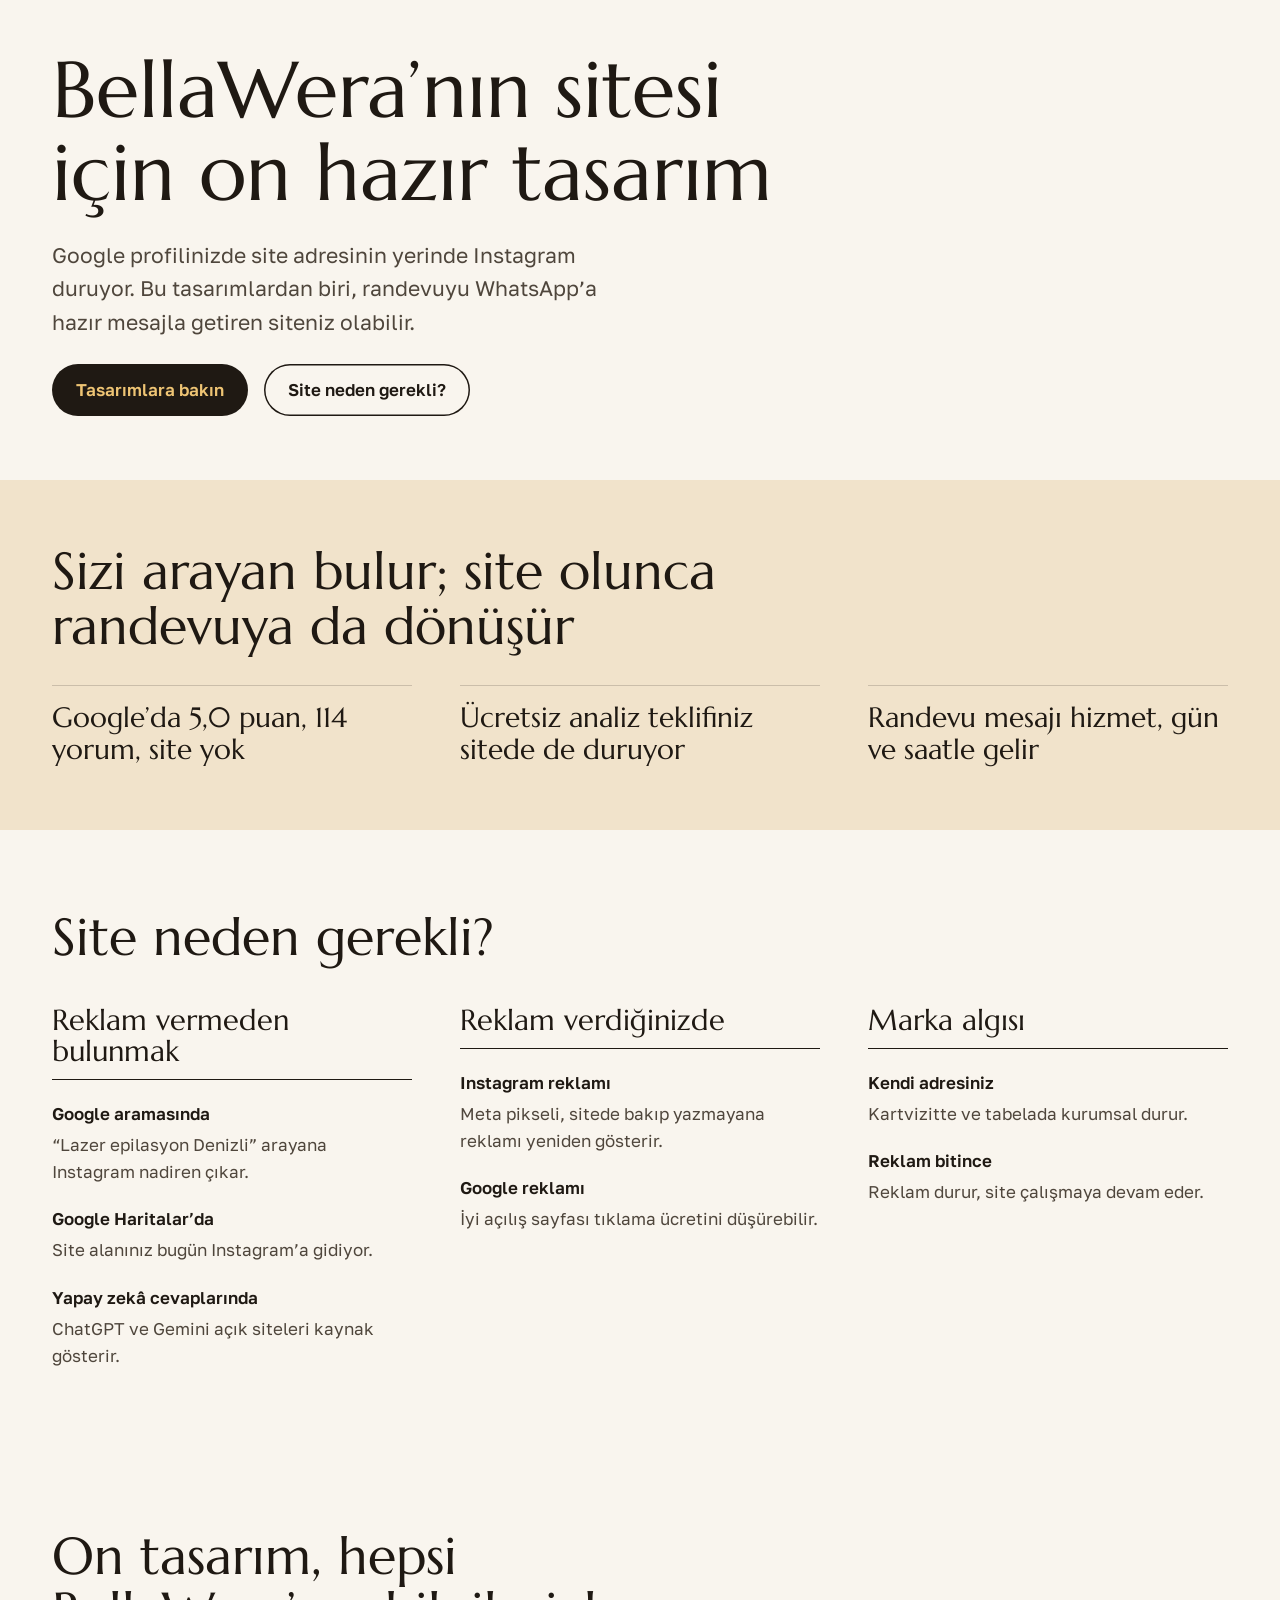
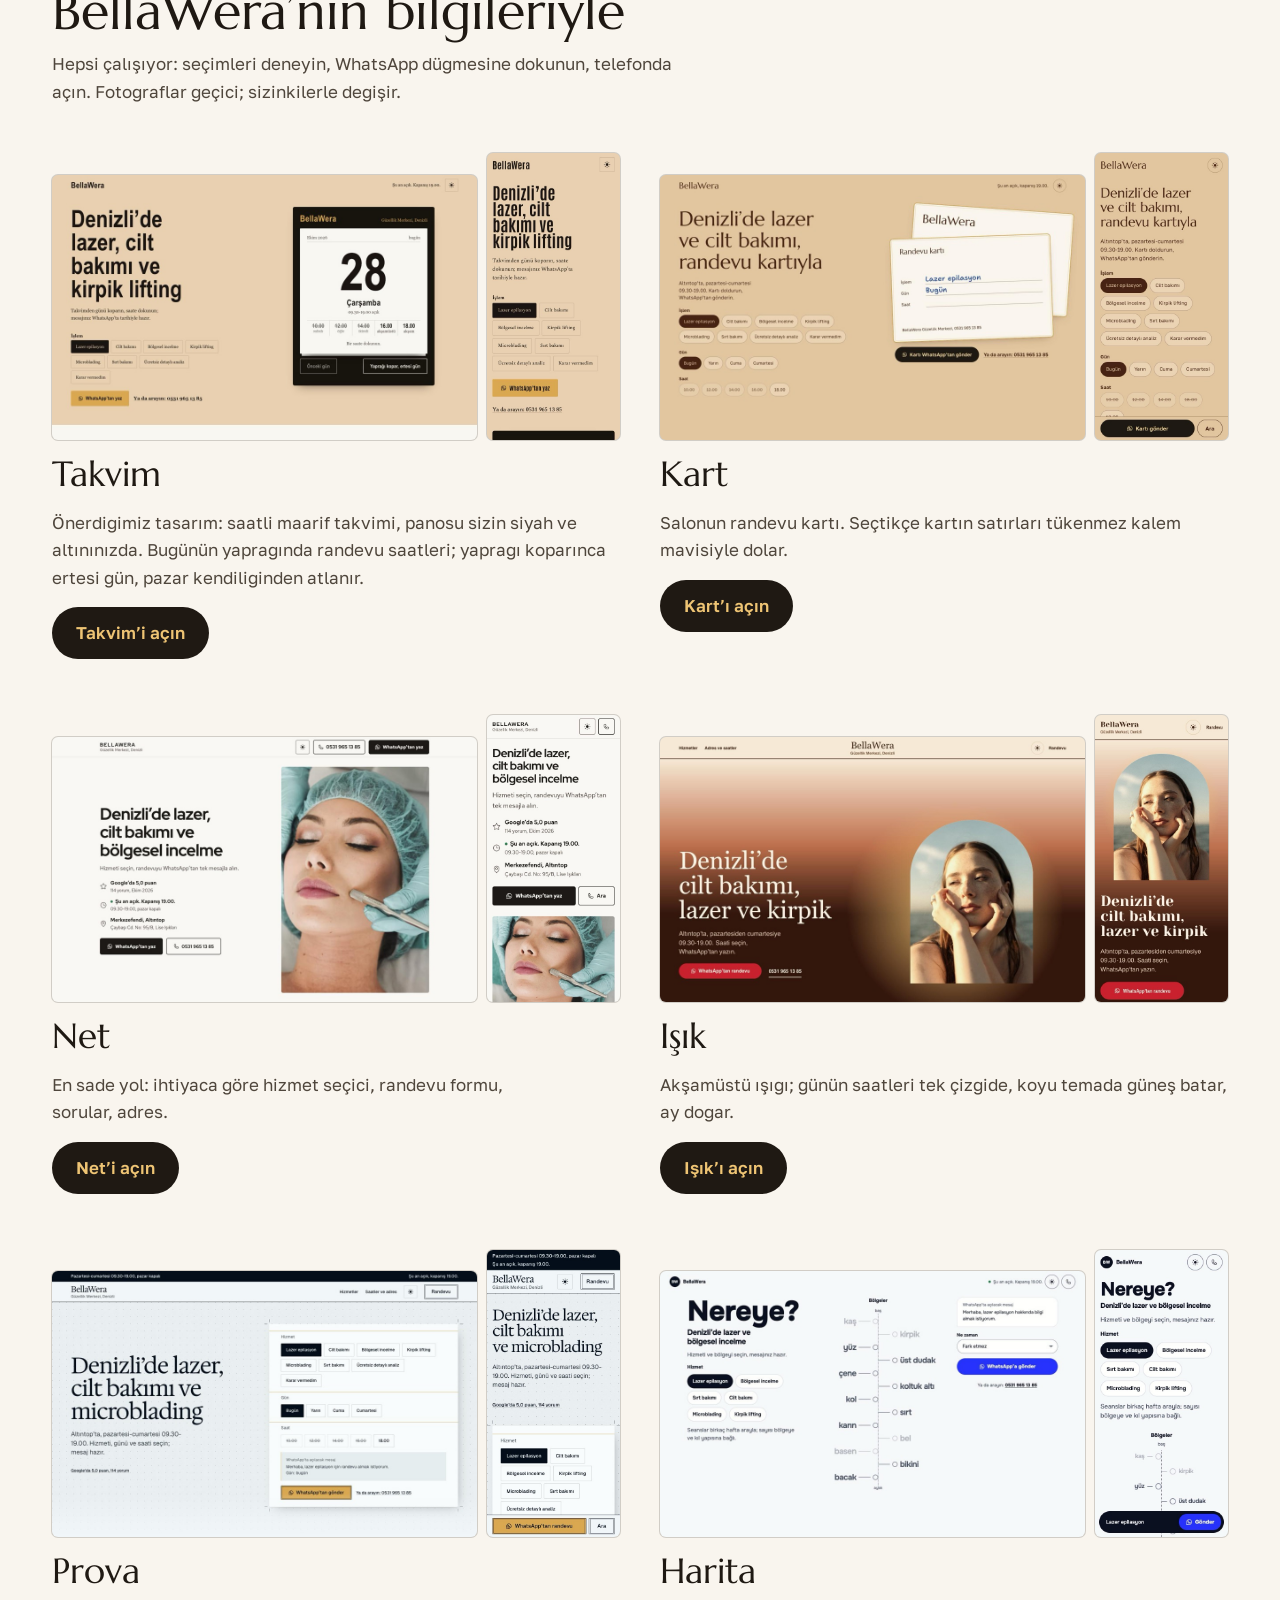
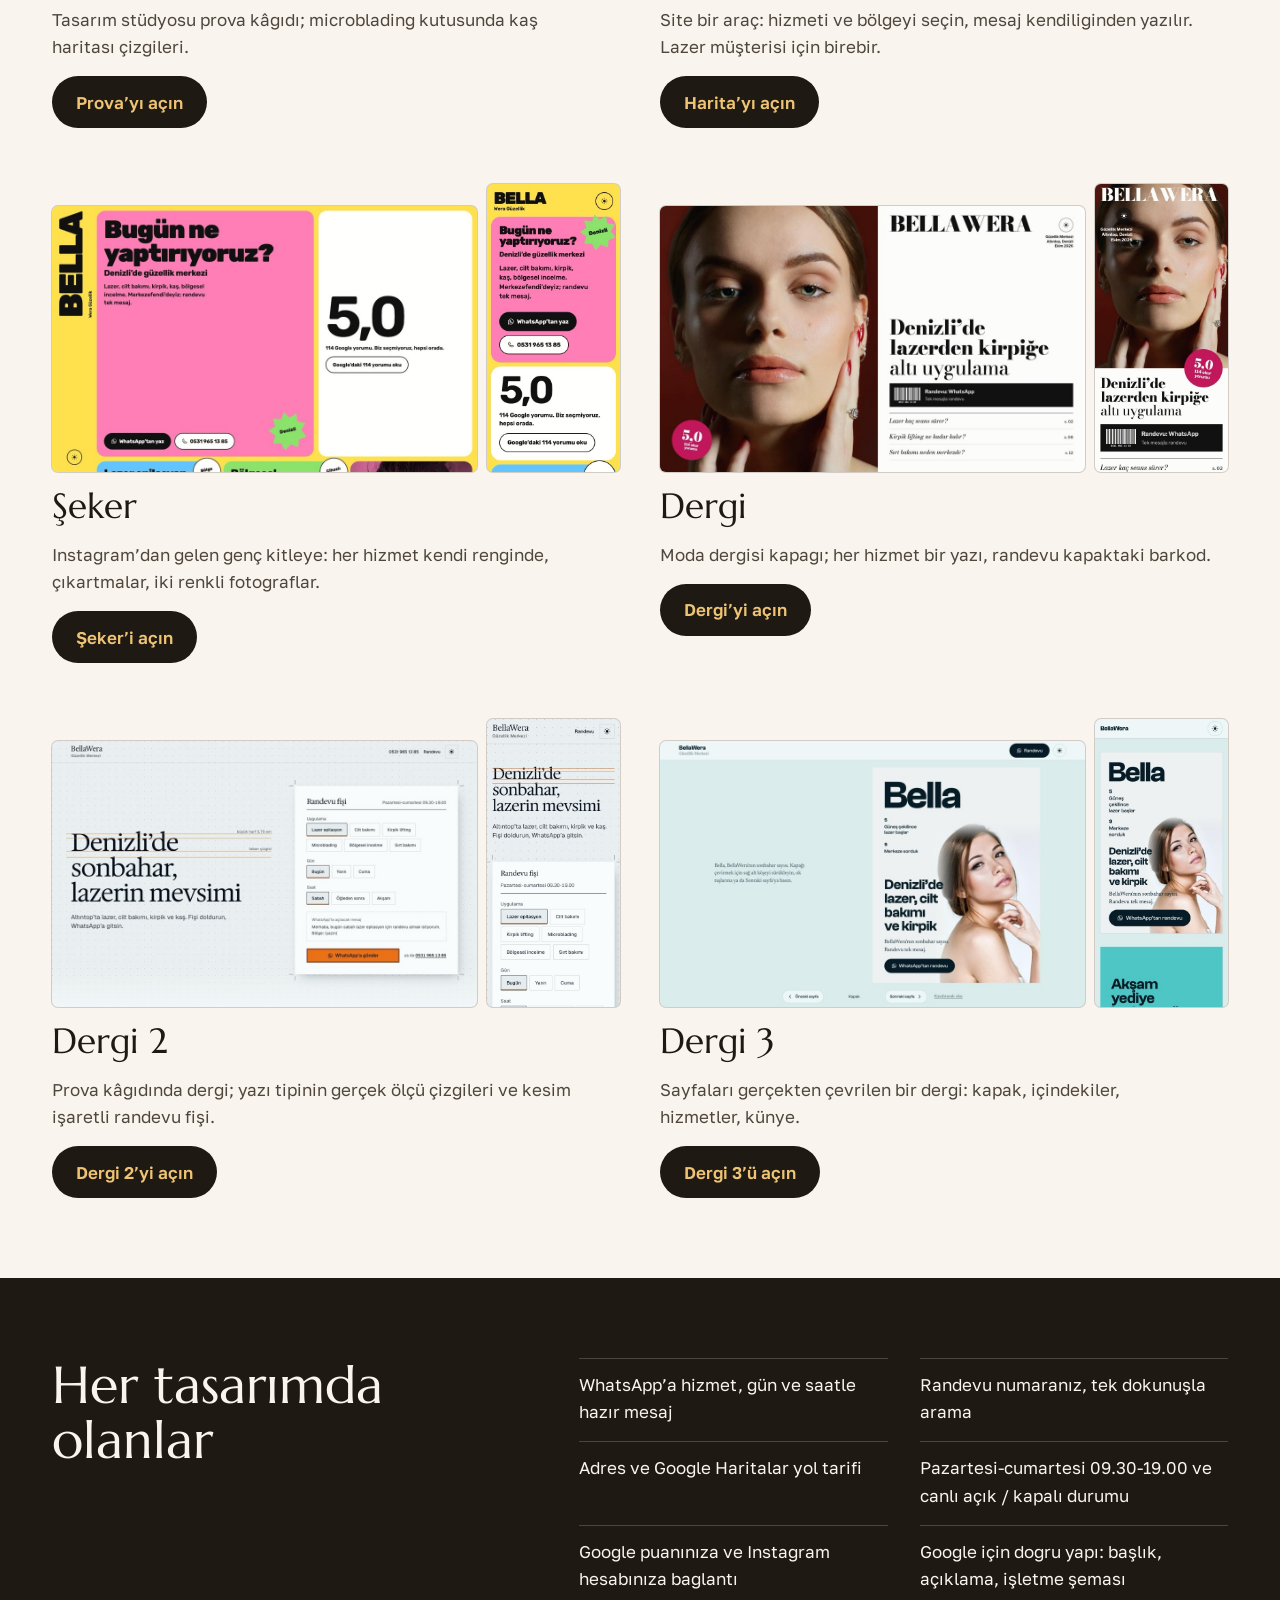
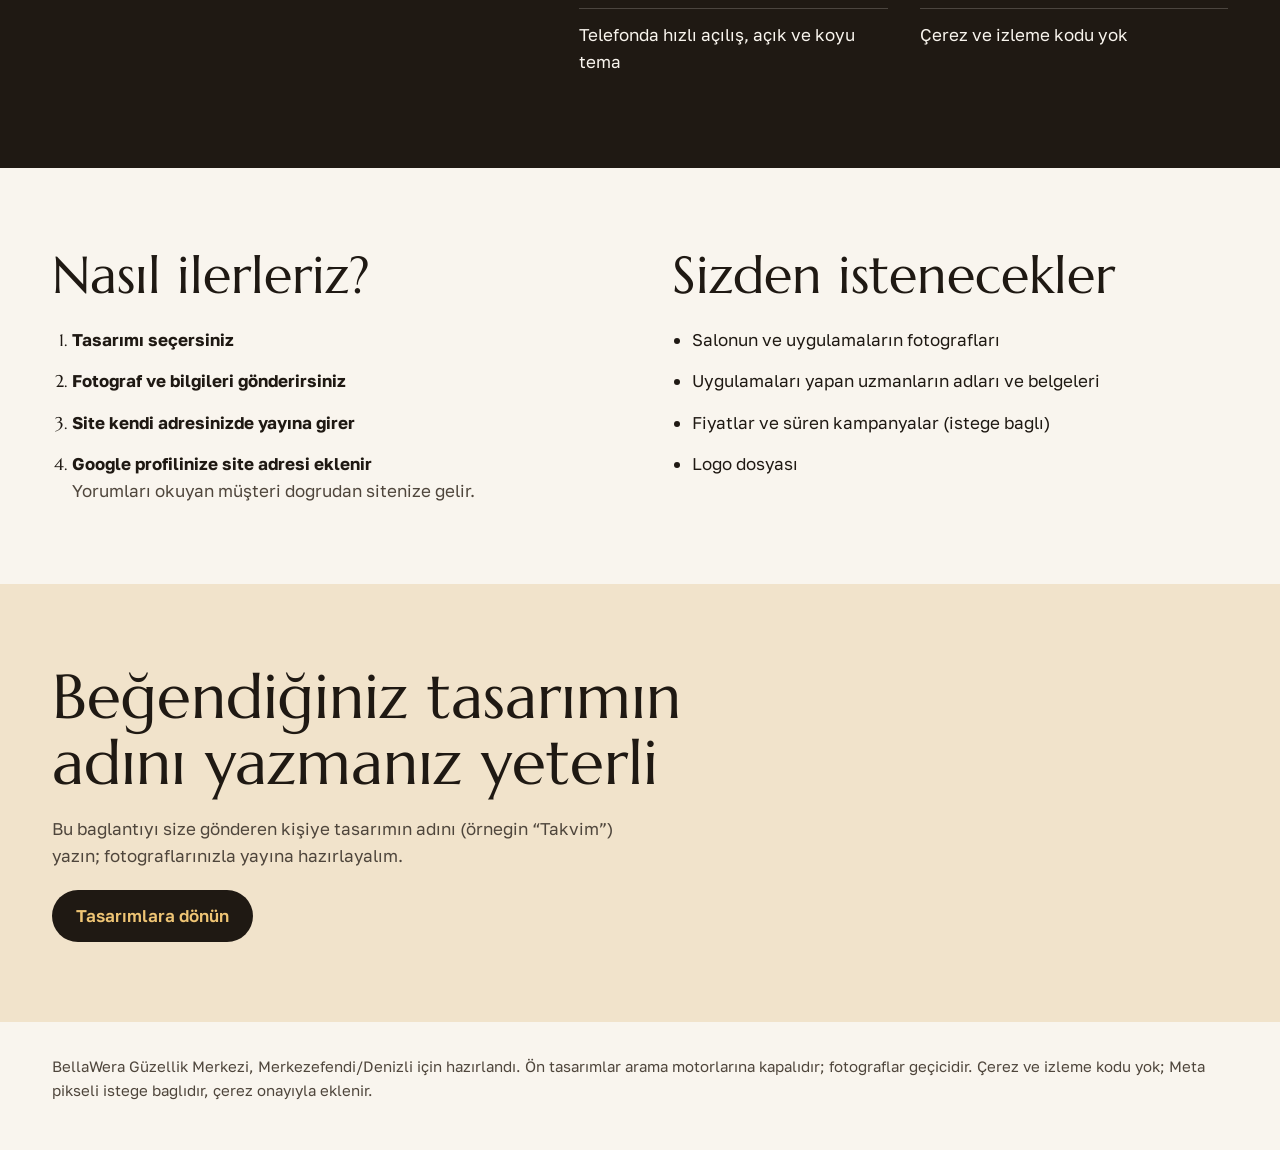
<file: index.html>
<!doctype html>
<html lang="tr">
<head>
<meta charset="utf-8">
<meta name="viewport" content="width=device-width, initial-scale=1">
<title>BellaWera Güzellik Merkezi için On Site Tasarımı</title>
<meta name="description" content="BellaWera Güzellik Merkezi için hazırlanmış on web sitesi tasarımı: WhatsApp’a hazır randevu mesajı, çalışma saatleri, Google için doğru yapı. Birini seçin, fotoğraflarınızla yayına alalım.">
<meta name="robots" content="noindex">
<meta property="og:type" content="website">
<meta property="og:locale" content="tr_TR">
<meta property="og:title" content="BellaWera için on site tasarımı">
<meta property="og:description" content="Birini seçin; fotoğraflarınız ve fiyatlarınızla yayına alalım, Google profilinize site adresi eklensin.">
<meta property="og:url" content="https://anbarci.github.io/bellawera-guzellik-demo/">
<meta property="og:image" content="https://anbarci.github.io/bellawera-guzellik-demo/img/takvim-masaustu.jpg">
<link rel="icon" href="data:image/svg+xml,%3Csvg xmlns='http://www.w3.org/2000/svg' viewBox='0 0 32 32'%3E%3Crect width='32' height='32' rx='4' fill='%23141210'/%3E%3Ctext x='16' y='23' font-family='Georgia,serif' font-size='20' text-anchor='middle' fill='%23D9AE55'%3EB%3C/text%3E%3C/svg%3E">
<link rel="preconnect" href="https://fonts.googleapis.com">
<link rel="preconnect" href="https://fonts.gstatic.com" crossorigin>
<link rel="stylesheet" href="https://fonts.googleapis.com/css2?family=Marcellus&amp;family=Golos+Text:wght@400;600&amp;display=swap">
<style>
/* Hallmark · shape: a sales sheet for one salon, ten working designs · genre: editorial · theme: custom · job: hire · idea: "show BellaWera its own site ten ways, each already working with its real facts" · vibe: "a designer’s pitch folder, plain and warm"
 * paper: oklch(97% 0.01 80) · accent: oklch(22% 0.015 70) the brand black, gold on it · display: Marcellus · body: Golos Text · hero: the offer in one line · nav: none · footer: colophon line · imagery: screenshots of the ten designs · signature: every design opens and works
 * axes: light/roman-serif/warm · posture: restrained · contrast: pass · fold: pass · v2.0.0 */
/* Hallmark · pre-emit critique: P4 H4 E4 S5 R4 V4 · weakest: P, a catalogue argues little; the opening facts are the argument: 5,0 from 114 reviews, free analysis, no site */
:root {
  --kagit: oklch(97% 0.01 80); --yuzey: oklch(92% 0.035 80); --murekkep: oklch(22% 0.015 70); --soluk: oklch(40% 0.02 70); --cizgi: oklch(22% 0.015 70 / 0.18);
  --vurgu: oklch(22% 0.015 70); --cizgi-acik: oklch(97% 0.01 80 / 0.2); --vurgu-ustu: oklch(84% 0.11 82); --odak: oklch(45% 0.1 70);
  --bas: "Marcellus", Georgia, serif; --govde: "Golos Text", system-ui, sans-serif;
  color-scheme: light;
}
*, *::before, *::after { box-sizing: border-box; }
html, body { overflow-x: clip; }
body { margin: 0; background: var(--kagit); color: var(--murekkep); font: 400 1.0625rem/1.6 var(--govde); }
h1, h2, h3 { margin: 0; font-family: var(--bas); font-weight: 400; line-height: 1.05; text-wrap: balance; overflow-wrap: break-word; min-width: 0; }
p { margin: 0; text-wrap: pretty; }
a { color: inherit; text-underline-offset: 0.2em; }
img { display: block; max-width: 100%; height: auto; border-radius: 6px; box-shadow: 0 0 0 1px var(--cizgi); background: var(--yuzey); }
:focus-visible { outline: 3px solid var(--odak); outline-offset: 3px; }
.kap { max-width: 1240px; margin-inline: auto; padding-inline: 1rem; }
@media (min-width: 768px) { .kap { padding-inline: 2rem; } }
.btn { display: inline-flex; align-items: center; justify-content: center; min-height: 52px; padding: 0 1.5rem; border-radius: 999px; background: var(--vurgu); color: var(--vurgu-ustu); font-weight: 600; text-decoration: none; transition: transform 120ms cubic-bezier(0.16, 1, 0.3, 1); }
.btn:active { transform: translateY(1px); }
.btn--acik { background: transparent; color: var(--murekkep); box-shadow: inset 0 0 0 1.5px var(--murekkep); }

.giris { padding-block: 3rem 4rem; }
.giris .kap { display: grid; gap: 1.5rem; }
.giris small { font-size: 0.9375rem; color: var(--soluk); }
.giris h1 { font-size: clamp(2.75rem, 1.6rem + 4.2vw, 5.75rem); max-width: 16ch; }
.giris .lead { font-size: clamp(1.125rem, 1rem + 0.4vw, 1.375rem); max-width: 46ch; color: var(--soluk); }
.eylem { display: flex; flex-wrap: wrap; gap: 0.75rem 1rem; align-items: center; }

.neden { background: var(--yuzey); padding-block: 4rem; }
.neden .kap { display: grid; gap: 2rem; }
.neden h2 { font-size: clamp(2rem, 1.4rem + 2.4vw, 3.25rem); max-width: 20ch; }
.olgular { margin: 0; padding: 0; list-style: none; display: grid; gap: 1.5rem 3rem; }
.olgular li { display: grid; gap: 0.375rem; padding-top: 1rem; border-top: 1px solid var(--cizgi); }
.olgular b { font: 400 clamp(1.375rem, 1.1rem + 0.8vw, 1.75rem)/1.15 var(--bas); }
.olgular span { color: var(--soluk); }
@media (min-width: 900px) { .olgular { grid-template-columns: repeat(3, minmax(0, 1fr)); } }

.gerek { padding-block: 5rem; }
.gerek .kap { display: grid; gap: 2.5rem; }
.gerek h2 { font-size: clamp(2rem, 1.4rem + 2.4vw, 3.25rem); }
.gruplar { display: grid; gap: 3rem; }
@media (min-width: 900px) { .gruplar { grid-template-columns: repeat(3, minmax(0, 1fr)); } }
.grup h3 { font-size: clamp(1.5rem, 1.2rem + 0.8vw, 1.875rem); padding-bottom: 0.75rem; margin-bottom: 1.25rem; border-bottom: 1px solid var(--murekkep); }
.grup dl { margin: 0; display: grid; gap: 1.25rem; }
.grup dt { font-weight: 600; }
.grup dd { margin: 0.25rem 0 0; color: var(--soluk); max-width: 46ch; }
.katalog { padding-block: 5rem; }
.katalog .kap { display: grid; gap: 3rem; }
.katalog-bas { display: grid; gap: 0.75rem; max-width: 60ch; }
.katalog-bas h2 { font-size: clamp(2rem, 1.4rem + 2.4vw, 3.25rem); }
.katalog-bas p { color: var(--soluk); }
.tasarimlar { margin: 0; padding: 0; list-style: none; display: grid; gap: 3.5rem 2.5rem; }
@media (min-width: 900px) { .tasarimlar { grid-template-columns: repeat(2, minmax(0, 1fr)); } }
.tasarim { display: grid; gap: 1rem; align-content: start; }
.goruntu { display: grid; grid-template-columns: minmax(0, 3.2fr) minmax(0, 1fr); gap: 0.625rem; align-items: end; }
@media (max-width: 37.5rem) { .goruntu { grid-template-columns: minmax(0, 1.5fr) minmax(0, 1fr); } }
.tasarim h3 { font-size: clamp(1.75rem, 1.4rem + 1vw, 2.25rem); }
.tasarim p { color: var(--soluk); max-width: 52ch; }
.tasarim .btn { justify-self: start; }

.icerik { background: var(--murekkep); color: var(--kagit); padding-block: 5rem; }
.icerik .kap { display: grid; gap: 2.5rem; }
@media (min-width: 900px) { .icerik .kap { grid-template-columns: minmax(0, 1fr) minmax(0, 1.4fr); gap: 4rem; } }
.icerik h2 { font-size: clamp(2rem, 1.4rem + 2.4vw, 3.25rem); }
.ozellik { margin: 0; padding: 0; list-style: none; display: grid; gap: 0.25rem 2rem; }
@media (min-width: 640px) { .ozellik { grid-template-columns: repeat(2, minmax(0, 1fr)); } }
.ozellik li { padding-block: 0.75rem; border-top: 1px solid var(--cizgi-acik); }
.icerik :focus-visible { outline-color: var(--vurgu-ustu); }

.adim { padding-block: 5rem; }
.adim .kap { display: grid; gap: 3rem; }
@media (min-width: 900px) { .adim .kap { grid-template-columns: minmax(0, 1fr) minmax(0, 1fr); gap: 4rem; } }
.adim h2 { font-size: clamp(2rem, 1.4rem + 2.4vw, 3.25rem); margin-bottom: 1.5rem; }
.adim ol, .adim ul { margin: 0; padding-left: 1.25rem; display: grid; gap: 0.875rem; }
.adim li::marker { font-family: var(--bas); color: var(--vurgu); }
.adim li b { display: block; }
.adim li span { color: var(--soluk); }

.kapanis { background: var(--yuzey); padding-block: 5rem; }
.kapanis .kap { display: grid; gap: 1.25rem; justify-items: start; }
.kapanis h2 { font-size: clamp(2.25rem, 1.5rem + 3vw, 4rem); max-width: 18ch; }
.kapanis p { color: var(--soluk); max-width: 52ch; }
@media (prefers-reduced-motion: reduce) { .btn { transition: none; } .btn:active { transform: none; } }
.alt { padding-block: 2rem 3rem; font-size: 0.9375rem; color: var(--soluk); }
</style>
</head>
<body>
<main>
  <section class="giris" aria-labelledby="baslik">
    <div class="kap">
      <h1 id="baslik">BellaWera’nın sitesi için on hazır tasarım</h1>
      <p class="lead">Google profilinizde site adresinin yerinde Instagram duruyor. Bu tasarımlardan biri, randevuyu WhatsApp’a hazır mesajla getiren siteniz olabilir.</p>
      <div class="eylem"><a class="btn" href="#tasarimlar">Tasarımlara bakın</a><a class="btn btn--acik" href="#neden-site">Site neden gerekli?</a></div>
    </div>
  </section>

  <section class="neden" aria-labelledby="neden-baslik">
    <div class="kap">
      <h2 id="neden-baslik">Sizi arayan bulur; site olunca randevuya da dönüşür</h2>
      <ul class="olgular">
        <li><b>Google’da 5,0 puan, 114 yorum, site yok</b></li>
        <li><b>Ücretsiz analiz teklifiniz sitede de duruyor</b></li>
        <li><b>Randevu mesajı hizmet, gün ve saatle gelir</b></li>
      </ul>
    </div>
  </section>

  <section class="gerek" id="neden-site" aria-labelledby="gerek-baslik">
    <div class="kap">
      <h2 id="gerek-baslik">Site neden gerekli?</h2>
      <div class="gruplar">
        <div class="grup">
          <h3>Reklam vermeden bulunmak</h3>
          <dl>
            <div><dt>Google aramasında</dt><dd>“Lazer epilasyon Denizli” arayana Instagram nadiren çıkar.</dd></div>
            <div><dt>Google Haritalar’da</dt><dd>Site alanınız bugün Instagram’a gidiyor.</dd></div>
            <div><dt>Yapay zekâ cevaplarında</dt><dd>ChatGPT ve Gemini açık siteleri kaynak gösterir.</dd></div>
          </dl>
        </div>
        <div class="grup">
          <h3>Reklam verdiğinizde</h3>
          <dl>
            <div><dt>Instagram reklamı</dt><dd>Meta pikseli, sitede bakıp yazmayana reklamı yeniden gösterir.</dd></div>
            <div><dt>Google reklamı</dt><dd>İyi açılış sayfası tıklama ücretini düşürebilir.</dd></div>
          </dl>
        </div>
        <div class="grup">
          <h3>Marka algısı</h3>
          <dl>
            <div><dt>Kendi adresiniz</dt><dd>Kartvizitte ve tabelada kurumsal durur.</dd></div>
            <div><dt>Reklam bitince</dt><dd>Reklam durur, site çalışmaya devam eder.</dd></div>
          </dl>
        </div>
      </div>
    </div>
  </section>

  <section class="katalog" id="tasarimlar" aria-labelledby="katalog-baslik">
    <div class="kap">
      <div class="katalog-bas">
        <h2 id="katalog-baslik">On tasarım, hepsi BellaWera’nın bilgileriyle</h2>
        <p>Hepsi çalışıyor: seçimleri deneyin, WhatsApp düğmesine dokunun, telefonda açın. Fotoğraflar geçici; sizinkilerle değişir.</p>
      </div>
      <ul class="tasarimlar">
        <li class="tasarim"><div class="goruntu"><img src="img/takvim-masaustu.jpg" alt="Takvim tasarımı: siyah panoda BellaWera duvar takvimi, bugünün yaprağında randevu saatleri" width="960" height="600" loading="lazy"><img src="img/takvim-telefon.jpg" alt="Takvim tasarımı telefonda" width="390" height="844" loading="lazy"></div><h3>Takvim</h3><p>Önerdiğimiz tasarım: saatli maarif takvimi, panosu sizin siyah ve altınınızda. Bugünün yaprağında randevu saatleri; yaprağı koparınca ertesi gün, pazar kendiliğinden atlanır.</p><a class="btn" href="yonler/takvim/">Takvim’i açın</a></li>
        <li class="tasarim"><div class="goruntu"><img src="img/kart-masaustu.jpg" alt="Kart tasarımı: şampanya zeminde yaldız kenarlı randevu kartı" width="960" height="600" loading="lazy"><img src="img/kart-telefon.jpg" alt="Kart tasarımı telefonda" width="390" height="844" loading="lazy"></div><h3>Kart</h3><p>Salonun randevu kartı. Seçtikçe kartın satırları tükenmez kalem mavisiyle dolar.</p><a class="btn" href="yonler/kart/">Kart’ı açın</a></li>
        <li class="tasarim"><div class="goruntu"><img src="img/net-masaustu.jpg" alt="Net tasarımı: sade başlık ve yüz bakımı fotoğrafı" width="960" height="600" loading="lazy"><img src="img/net-telefon.jpg" alt="Net tasarımı telefonda" width="390" height="844" loading="lazy"></div><h3>Net</h3><p>En sade yol: ihtiyaca göre hizmet seçici, randevu formu, sorular, adres.</p><a class="btn" href="yonler/net/">Net’i açın</a></li>
        <li class="tasarim"><div class="goruntu"><img src="img/isik-masaustu.jpg" alt="Işık tasarımı: gün batımı gökyüzü ve kemerli portre" width="960" height="600" loading="lazy"><img src="img/isik-telefon.jpg" alt="Işık tasarımı telefonda" width="390" height="844" loading="lazy"></div><h3>Işık</h3><p>Akşamüstü ışığı; günün saatleri tek çizgide, koyu temada güneş batar, ay doğar.</p><a class="btn" href="yonler/isik/">Işık’ı açın</a></li>
        <li class="tasarim"><div class="goruntu"><img src="img/prova-masaustu.jpg" alt="Prova tasarımı: prova kâğıdı, kesim işaretli randevu fişi" width="960" height="600" loading="lazy"><img src="img/prova-telefon.jpg" alt="Prova tasarımı telefonda" width="390" height="844" loading="lazy"></div><h3>Prova</h3><p>Tasarım stüdyosu prova kâğıdı; microblading kutusunda kaş haritası çizgileri.</p><a class="btn" href="yonler/prova/">Prova’yı açın</a></li>
        <li class="tasarim"><div class="goruntu"><img src="img/harita-masaustu.jpg" alt="Harita tasarımı: baştan ayağa bölge listesi ve WhatsApp mesajı" width="960" height="600" loading="lazy"><img src="img/harita-telefon.jpg" alt="Harita tasarımı telefonda" width="390" height="844" loading="lazy"></div><h3>Harita</h3><p>Site bir araç: hizmeti ve bölgeyi seçin, mesaj kendiliğinden yazılır. Lazer müşterisi için birebir.</p><a class="btn" href="yonler/harita/">Harita’yı açın</a></li>
        <li class="tasarim"><div class="goruntu"><img src="img/seker-masaustu.jpg" alt="Şeker tasarımı: renkli kutular ve dönük çıkartmalar" width="960" height="600" loading="lazy"><img src="img/seker-telefon.jpg" alt="Şeker tasarımı telefonda" width="390" height="844" loading="lazy"></div><h3>Şeker</h3><p>Instagram’dan gelen genç kitleye: her hizmet kendi renginde, çıkartmalar, iki renkli fotoğraflar.</p><a class="btn" href="yonler/seker/">Şeker’i açın</a></li>
        <li class="tasarim"><div class="goruntu"><img src="img/dergi-masaustu.jpg" alt="Dergi tasarımı: portreli kapak ve büyük BELLAWERA logosu" width="960" height="600" loading="lazy"><img src="img/dergi-telefon.jpg" alt="Dergi tasarımı telefonda" width="390" height="844" loading="lazy"></div><h3>Dergi</h3><p>Moda dergisi kapağı; her hizmet bir yazı, randevu kapaktaki barkod.</p><a class="btn" href="yonler/dergi/">Dergi’yi açın</a></li>
        <li class="tasarim"><div class="goruntu"><img src="img/dergi-2-masaustu.jpg" alt="Dergi 2 tasarımı: prova kâğıdında randevu fişi" width="960" height="600" loading="lazy"><img src="img/dergi-2-telefon.jpg" alt="Dergi 2 tasarımı telefonda" width="390" height="844" loading="lazy"></div><h3>Dergi 2</h3><p>Prova kâğıdında dergi; yazı tipinin gerçek ölçü çizgileri ve kesim işaretli randevu fişi.</p><a class="btn" href="yonler/dergi-2/">Dergi 2’yi açın</a></li>
        <li class="tasarim"><div class="goruntu"><img src="img/dergi-3-masaustu.jpg" alt="Dergi 3 tasarımı: sayfaları çevrilen Bella dergisi" width="960" height="600" loading="lazy"><img src="img/dergi-3-telefon.jpg" alt="Dergi 3 tasarımı telefonda" width="390" height="844" loading="lazy"></div><h3>Dergi 3</h3><p>Sayfaları gerçekten çevrilen bir dergi: kapak, içindekiler, hizmetler, künye.</p><a class="btn" href="yonler/dergi-3/">Dergi 3’ü açın</a></li>
      </ul>
    </div>
  </section>

  <section class="icerik" aria-labelledby="icerik-baslik">
    <div class="kap">
      <h2 id="icerik-baslik">Her tasarımda olanlar</h2>
      <ul class="ozellik">
        <li>WhatsApp’a hizmet, gün ve saatle hazır mesaj</li>
        <li>Randevu numaranız, tek dokunuşla arama</li>
        <li>Adres ve Google Haritalar yol tarifi</li>
        <li>Pazartesi-cumartesi 09.30-19.00 ve canlı açık / kapalı durumu</li>
        <li>Google puanınıza ve Instagram hesabınıza bağlantı</li>
        <li>Google için doğru yapı: başlık, açıklama, işletme şeması</li>
        <li>Telefonda hızlı açılış, açık ve koyu tema</li>
        <li>Çerez ve izleme kodu yok</li>
      </ul>
    </div>
  </section>

  <section class="adim" id="nasil" aria-labelledby="nasil-baslik">
    <div class="kap">
      <div>
        <h2 id="nasil-baslik">Nasıl ilerleriz?</h2>
        <ol>
          <li><b>Tasarımı seçersiniz</b></li>
          <li><b>Fotoğraf ve bilgileri gönderirsiniz</b></li>
          <li><b>Site kendi adresinizde yayına girer</b></li>
          <li><b>Google profilinize site adresi eklenir</b><span>Yorumları okuyan müşteri doğrudan sitenize gelir.</span></li>
        </ol>
      </div>
      <div>
        <h2>Sizden istenecekler</h2>
        <ul>
          <li>Salonun ve uygulamaların fotoğrafları</li>
          <li>Uygulamaları yapan uzmanların adları ve belgeleri</li>
          <li>Fiyatlar ve süren kampanyalar (isteğe bağlı)</li>
          <li>Logo dosyası</li>
        </ul>
      </div>
    </div>
  </section>

  <section class="kapanis" aria-labelledby="kapanis-baslik">
    <div class="kap">
      <h2 id="kapanis-baslik">Beğendiğiniz tasarımın adını yazmanız yeterli</h2>
      <p>Bu bağlantıyı size gönderen kişiye tasarımın adını (örneğin “Takvim”) yazın; fotoğraflarınızla yayına hazırlayalım.</p>
      <a class="btn" href="#tasarimlar">Tasarımlara dönün</a>
    </div>
  </section>
</main>
<footer class="alt"><div class="kap"><p>BellaWera Güzellik Merkezi, Merkezefendi/Denizli için hazırlandı. Ön tasarımlar arama motorlarına kapalıdır; fotoğraflar geçicidir. Çerez ve izleme kodu yok; Meta pikseli isteğe bağlıdır, çerez onayıyla eklenir.</p></div></footer>
</body>
</html>
</file>
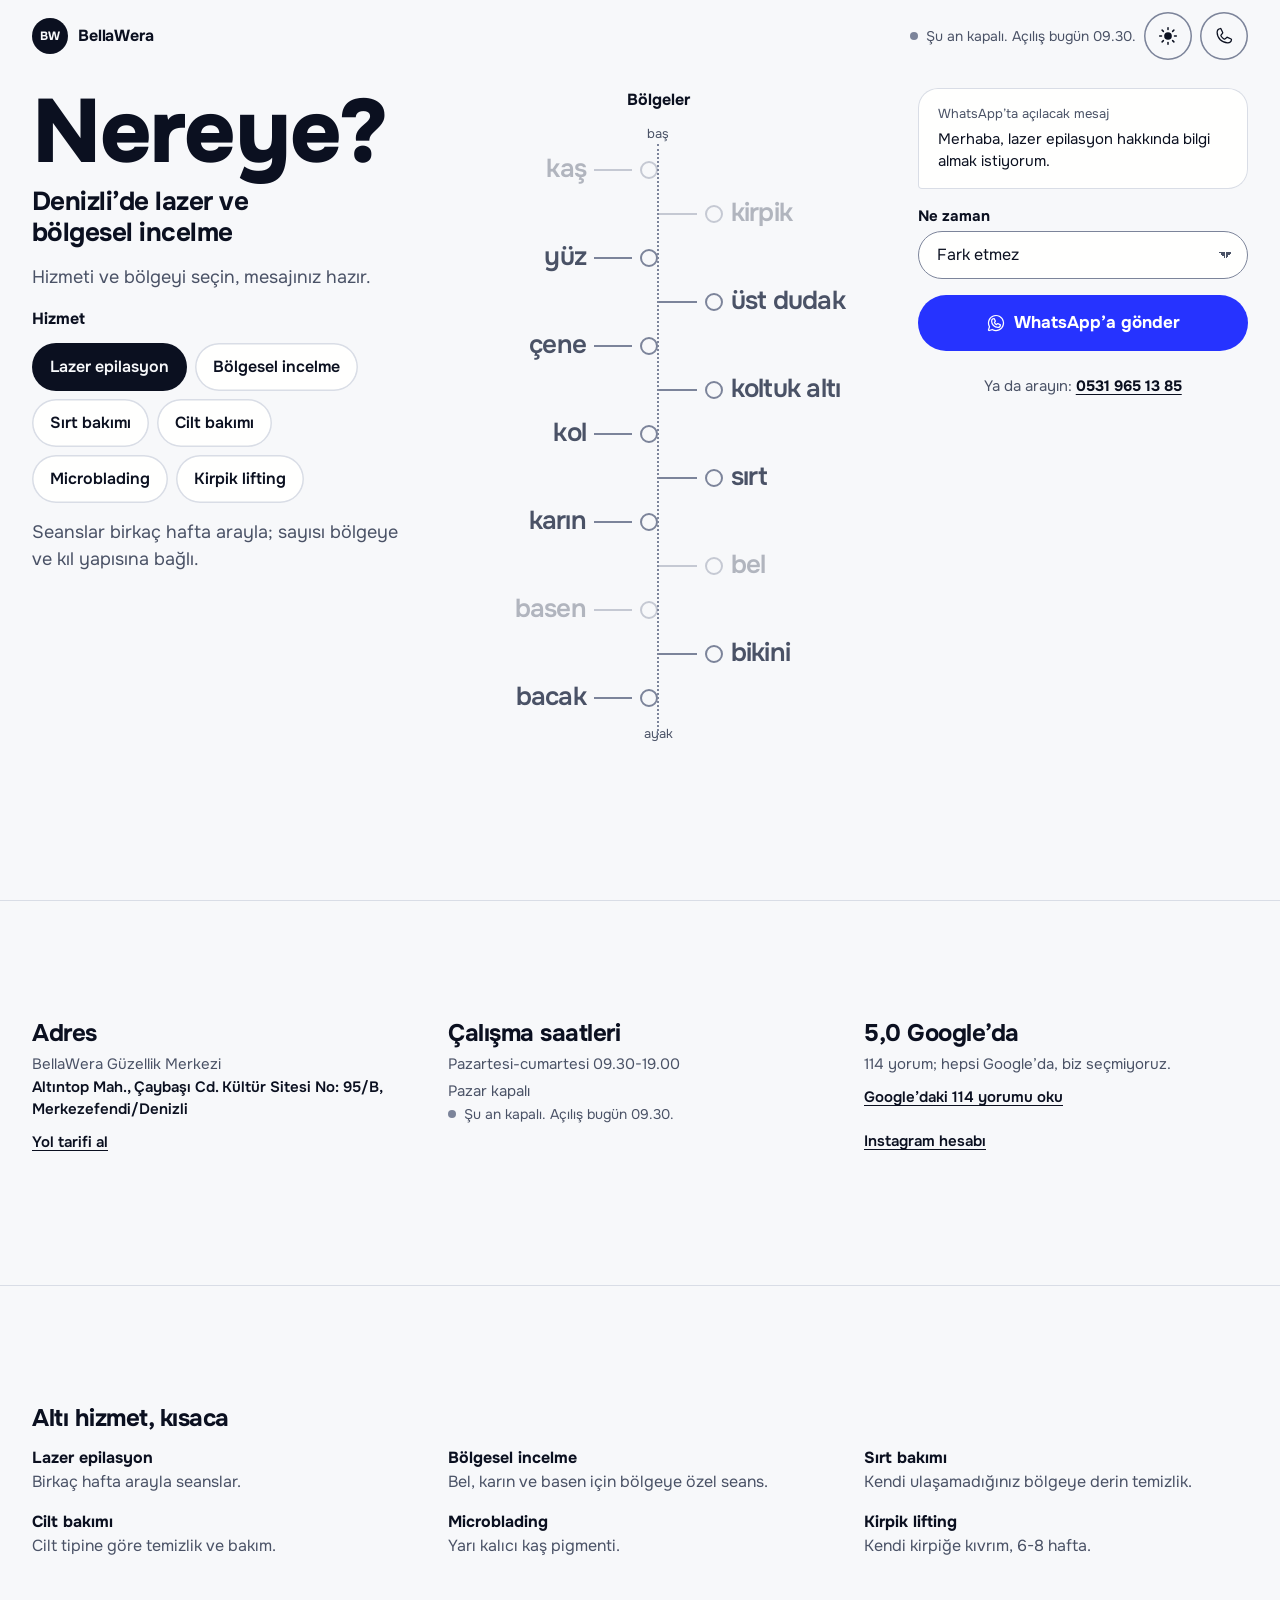
<file: yonler/harita/index.html>
<!doctype html>
<html lang="tr">
<head>
<meta charset="utf-8">
<meta name="viewport" content="width=device-width, initial-scale=1">
<script>try { const t = localStorage.getItem("bellawera-tema"); if (t) document.documentElement.dataset.theme = t; } catch (e) {}</script>
<title>Lazer Epilasyon ve Cilt Bakımı, Denizli | BellaWera Güzellik</title>
<meta name="description" content="Altıntop’ta lazer epilasyon, cilt bakımı, bölgesel incelme, kirpik lifting ve microblading. Pazartesi-cumartesi 09.30-19.00, randevu WhatsApp’tan.">
<meta name="robots" content="noindex">
<meta property="og:type" content="website">
<meta property="og:locale" content="tr_TR">
<meta property="og:site_name" content="BellaWera Güzellik Merkezi">
<meta property="og:title" content="Denizli’de lazer epilasyon ve cilt bakımı">
<meta property="og:description" content="Altıntop, Çaybaşı Cd. No: 95/B. Pazartesi-cumartesi 09.30-19.00; randevu WhatsApp’tan.">
<meta property="og:url" content="https://anbarci.github.io/bellawera-guzellik-demo/yonler/harita/">
<meta property="og:image" content="https://images.unsplash.com/photo-1713085085470-fba013d67e65?auto=format&amp;fit=crop&amp;q=70&amp;w=1200&amp;h=630">
<meta name="theme-color" content="#F7F8FA" media="(prefers-color-scheme: light)">
<meta name="theme-color" content="#0A0D18" media="(prefers-color-scheme: dark)">
<link rel="icon" href="data:image/svg+xml,%3Csvg xmlns='http://www.w3.org/2000/svg' viewBox='0 0 32 32'%3E%3Crect width='32' height='32' rx='16' fill='%232633FF'/%3E%3Ctext x='16' y='21.5' font-family='Arial' font-weight='700' font-size='13' text-anchor='middle' fill='%23FFFFFF'%3EBW%3C/text%3E%3C/svg%3E">
<link rel="preconnect" href="https://fonts.googleapis.com">
<link rel="preconnect" href="https://fonts.gstatic.com" crossorigin>
<link rel="stylesheet" href="https://fonts.googleapis.com/css2?family=Onest:wght@400..800&amp;display=swap">
<script type="application/ld+json">
{
 "@context": "https://schema.org",
 "@type": "BeautySalon",
 "@id": "https://anbarci.github.io/bellawera-guzellik-demo/#isletme",
 "name": "BellaWera Güzellik Merkezi",
 "url": "https://anbarci.github.io/bellawera-guzellik-demo/yonler/harita/",
 "image": "https://images.unsplash.com/photo-1713085085470-fba013d67e65?auto=format&fit=crop&q=70&w=1200",
 "telephone": "+905319651385",
 "description": "Denizli Merkezefendi Altıntop’ta lazer epilasyon, cilt bakımı, bölgesel incelme, kirpik lifting, microblading ve sırt bakımı.",
 "address": {
  "@type": "PostalAddress",
  "streetAddress": "Altıntop Mah., Çaybaşı Cd. Kültür Sitesi No: 95/B",
  "postalCode": "20010",
  "addressLocality": "Merkezefendi",
  "addressRegion": "Denizli",
  "addressCountry": "TR"
 },
 "geo": {
  "@type": "GeoCoordinates",
  "latitude": 37.769426,
  "longitude": 29.083965
 },
 "hasMap": "https://maps.app.goo.gl/6mAASmAyEiJ1H7uDA",
 "sameAs": [
  "https://www.instagram.com/bellawera_guzellik_merkezi/",
  "https://maps.app.goo.gl/6mAASmAyEiJ1H7uDA"
 ],
 "areaServed": {
  "@type": "City",
  "name": "Denizli"
 },
 "openingHoursSpecification": [
  {
   "@type": "OpeningHoursSpecification",
   "dayOfWeek": [
    "Monday",
    "Tuesday",
    "Wednesday",
    "Thursday",
    "Friday",
    "Saturday"
   ],
   "opens": "09:30",
   "closes": "19:00"
  }
 ],
 "hasOfferCatalog": {
  "@type": "OfferCatalog",
  "name": "Hizmetler",
  "itemListElement": [
   {
    "@type": "Offer",
    "itemOffered": {
     "@type": "Service",
     "name": "Lazer epilasyon"
    }
   },
   {
    "@type": "Offer",
    "itemOffered": {
     "@type": "Service",
     "name": "Bölgesel incelme"
    }
   },
   {
    "@type": "Offer",
    "itemOffered": {
     "@type": "Service",
     "name": "Cilt bakımı"
    }
   },
   {
    "@type": "Offer",
    "itemOffered": {
     "@type": "Service",
     "name": "Kirpik lifting"
    }
   },
   {
    "@type": "Offer",
    "itemOffered": {
     "@type": "Service",
     "name": "Microblading"
    }
   },
   {
    "@type": "Offer",
    "itemOffered": {
     "@type": "Service",
     "name": "Sırt bakımı"
    }
   }
  ]
 }
}
</script>
<style>
/* Hallmark · tema: custom · iş: randevu (WhatsApp, arama) · tür: araç, tek ekran · gezinme: yok, sayfa bir araç · ultramarin yalnız seçili bölge ve gönder düğmesinde */
/* Hallmark · waive 79 · üst çubuk 60 px, araç formu ilk ekranı dolduruyor · Nereye başlığı, hizmet seçimi ve bölgeler formu sayfanın girişi */
:root {
  --zemin: #F7F8FA; --kart: #FFFFFE; --murekkep: #0B1020; --soluk: #4A5266; --cizgi: #D9DDE6; --kenar: #7C849A;
  --vurgu: #2633FF; --vurgu-uzeri: #FFFFFE; --vurgu-hover: #1A25D6; --acik: #1F7A4A;
  --yazi: "Onest", system-ui, sans-serif; --ease: cubic-bezier(0.23, 1, 0.32, 1); --sayfa: 68px;
  color-scheme: light dark;
}
@media (prefers-color-scheme: dark) { :root:not([data-theme="light"]) { --zemin: #0A0D18; --kart: #111527; --murekkep: #E9ECF5; --soluk: #A3AABD; --cizgi: #262C42; --kenar: #5E6680; --vurgu: #8C95FF; --vurgu-uzeri: #0A0D18; --vurgu-hover: #A9B0FF; --acik: #5FCB8C; color-scheme: dark; } }
:root[data-theme="dark"] { --zemin: #0A0D18; --kart: #111527; --murekkep: #E9ECF5; --soluk: #A3AABD; --cizgi: #262C42; --kenar: #5E6680; --vurgu: #8C95FF; --vurgu-uzeri: #0A0D18; --vurgu-hover: #A9B0FF; --acik: #5FCB8C; color-scheme: dark; }
:root[data-theme="light"] { color-scheme: light; }
*, *::before, *::after { box-sizing: border-box; }
html, body { overflow-x: clip; }
html { -webkit-text-size-adjust: 100%; accent-color: var(--vurgu); scroll-padding-bottom: calc(var(--sayfa) + 7rem); }
body { margin: 0; background: var(--zemin); color: var(--murekkep); font-family: var(--yazi); font-size: 1rem; line-height: 1.5; overflow-wrap: break-word; }
h1, h2, h3 { margin: 0; line-height: 1; letter-spacing: -0.04em; text-wrap: balance; }
p { margin: 0; }
a { color: inherit; text-underline-offset: .2em; }
:focus-visible { outline: 3px solid var(--vurgu); outline-offset: 3px; border-radius: 4px; }
select:disabled, button:disabled, [aria-disabled="true"] { opacity: .55; cursor: not-allowed; }
.gizli { position: absolute; width: 1px; height: 1px; overflow: hidden; clip-path: inset(50%); white-space: nowrap; }
svg.i { width: 1.25rem; height: 1.25rem; flex: none; }

.ust { display: flex; flex-wrap: wrap; align-items: center; justify-content: space-between; gap: .5rem 1rem; padding: .75rem 1rem; }
.logo { display: inline-flex; align-items: center; gap: .625rem; min-height: 48px; text-decoration: none; font-weight: 700; letter-spacing: -0.01em; }
.logo i { display: grid; place-items: center; width: 2.25rem; height: 2.25rem; border-radius: 50%; background: var(--murekkep); color: var(--zemin); font-style: normal; font-size: .75rem; letter-spacing: .04em; }
.ust-sag { display: flex; align-items: center; gap: .5rem; }
.durum { display: inline-flex; align-items: center; gap: .5rem; font-size: .875rem; color: var(--soluk); }
.durum[data-acik]::before { content: ""; width: .5rem; height: .5rem; border-radius: 50%; background: var(--kenar); }
.durum[data-acik="1"]::before { background: var(--acik); }
.durum[hidden] { display: none; }
.yuvarlak { display: inline-grid; place-items: center; width: 48px; height: 48px; border-radius: 50%; border: 0; background: transparent; color: inherit; box-shadow: inset 0 0 0 1.5px var(--kenar); cursor: pointer; text-decoration: none; }
.yuvarlak[hidden] { display: none; }
.tema-simge .gunes, .tema-simge[data-koyu="1"] .ay { display: none; }
.tema-simge[data-koyu="1"] .gunes { display: block; }
@media (hover: hover) { .yuvarlak:hover { background: var(--kart); } }
@media (max-width: 559px) { .ust .durum { display: none; } }
@media (min-width: 768px) { .ust { padding-inline: 2rem; } }

.arac { display: grid; gap: 2rem; padding: 1rem 1rem 3rem; max-width: 1320px; margin-inline: auto; }
@media (min-width: 768px) { .arac { padding-inline: 2rem; } }
.bas { display: grid; gap: 1rem; align-content: start; }
.bas h1 { display: grid; gap: .5rem; }
.h1-buyuk { font-size: clamp(3.5rem, 2rem + 4.5vw, 6rem); font-weight: 800; }
.h1-alt { font-size: clamp(1.25rem, 1rem + .8vw, 1.625rem); font-weight: 700; letter-spacing: -0.02em; line-height: 1.2; }
.bas > p { color: var(--soluk); font-size: 1.125rem; max-width: 34ch; }
fieldset { border: 0; margin: 0; padding: 0; min-width: 0; }
legend { padding: 0; font-weight: 700; margin-bottom: .75rem; }
.hizmetler { display: flex; flex-wrap: wrap; gap: .5rem; }
.hap { position: relative; display: inline-flex; align-items: center; max-width: 100%; min-height: 48px; padding: 0 1.125rem; border-radius: 999px; background: var(--kart); box-shadow: inset 0 0 0 1.5px var(--cizgi); cursor: pointer; font-weight: 600; transition: box-shadow .15s ease, background-color .15s ease, color .15s ease; }
.hap input { position: absolute; inset: 0; opacity: 0; margin: 0; cursor: pointer; }
.hap:has(input:focus-visible) { outline: 3px solid var(--vurgu); outline-offset: 2px; }
.hap:has(input:checked) { background: var(--murekkep); color: var(--zemin); box-shadow: none; }
@media (hover: hover) { .hap:hover { box-shadow: inset 0 0 0 1.5px var(--murekkep); } }
.not { color: var(--soluk); max-width: 40ch; min-height: 3em; }

.harita { position: relative; display: grid; align-content: start; }
.harita legend { width: 100%; text-align: center; margin-bottom: .25rem; }
.eksen { position: absolute; left: calc(50% - 1px); top: 1.75rem; bottom: .5rem; width: 0; border-left: 2px dotted var(--kenar); }
.uc { display: flex; justify-content: center; font-size: .8125rem; color: var(--soluk); padding-bottom: .25rem; }
.uc.alt { padding: .25rem 0 0; }
.bolge { display: flex; align-items: center; gap: .5rem; min-height: 44px; cursor: pointer; font-size: clamp(1.125rem, .9rem + .9vw, 1.75rem); font-weight: 600; letter-spacing: -0.03em; min-width: 0; color: var(--soluk); transition: color .15s ease; }
.bolge { width: 50%; }
.bolge.sol { justify-self: start; justify-content: flex-end; text-align: right; }
.bolge.sag { justify-self: end; }
.bolge::before, .bolge::after { content: ""; flex: none; }
.bolge.sol::after, .bolge.sag::before { width: clamp(1rem, 3vw, 2.5rem); height: 2px; background: var(--kenar); transition: background-color .15s ease; }
.bolge input { appearance: none; width: 1.125rem; height: 1.125rem; margin: 0; border-radius: 50%; border: 2px solid var(--kenar); flex: none; transition: background-color .15s ease, border-color .15s ease; }
.bolge.sol input { order: 1; }
.bolge:has(input:checked) { color: var(--murekkep); }
.bolge:has(input:checked) input { background: var(--vurgu); border-color: var(--vurgu); box-shadow: inset 0 0 0 3px var(--zemin); }
.bolge:has(input:checked)::after, .bolge.sag:has(input:checked)::before { background: var(--vurgu); }
.bolge:has(input:focus-visible) { outline: 3px solid var(--vurgu); outline-offset: 2px; border-radius: 4px; }
.bolge:has(input:disabled) { opacity: .4; cursor: not-allowed; }
@media (hover: hover) { .bolge:not(:has(input:disabled)):hover { color: var(--murekkep); } }

.panel { display: grid; gap: 1rem; align-content: start; }
.balon { background: var(--kart); box-shadow: inset 0 0 0 1px var(--cizgi); border-radius: 20px 20px 20px 4px; padding: 1rem 1.25rem; white-space: pre-line; font-size: .9375rem; line-height: 1.5; }
.balon small { display: block; font-size: .8125rem; color: var(--soluk); margin-bottom: .25rem; }
.gun { display: grid; gap: .25rem; }
.gun label { font-weight: 700; font-size: .9375rem; }
select { font: inherit; color: var(--murekkep); background: var(--kart); border: 1.5px solid var(--kenar); border-radius: 999px; height: 48px; padding: 0 2.5rem 0 1.125rem; width: 100%; appearance: none; background-image: linear-gradient(45deg, transparent 50%, var(--soluk) 50%), linear-gradient(135deg, var(--soluk) 50%, transparent 50%); background-position: right 1.375rem center, right .9375rem center; background-size: .375rem .375rem; background-repeat: no-repeat; }
.gonder { display: flex; align-items: center; justify-content: center; gap: .5rem; min-height: 56px; padding: 0 1.5rem; border-radius: 999px; background: var(--vurgu); color: var(--vurgu-uzeri); font-weight: 700; font-size: 1.0625rem; text-decoration: none; transition: background-color .2s ease, transform .16s var(--ease); }
.gonder:active { transform: scale(.97); }
@media (hover: hover) { .gonder:hover { background: var(--vurgu-hover); } }
.ara { color: var(--soluk); font-size: .9375rem; text-align: center; }
.ara a { color: var(--murekkep); font-weight: 700; display: inline-block; padding-block: .5rem; }

.cubuk { position: fixed; inset: auto .75rem calc(.75rem + env(safe-area-inset-bottom)) .75rem; z-index: 20; display: flex; align-items: center; gap: .75rem; padding: .5rem .5rem .5rem 1.25rem; border-radius: 999px; background: var(--murekkep); color: var(--zemin); }
.cubuk p { flex: 1; font-size: .9375rem; font-weight: 600; min-width: 0; }
.cubuk .gonder { min-height: 48px; padding-inline: 1.25rem; font-size: 1rem; }
@media (min-width: 1000px) {
  .arac { grid-template-columns: minmax(0, 1fr) minmax(0, 1.15fr) minmax(0, .9fr); gap: 3rem; padding-bottom: 4rem; min-height: calc(100svh - 72px); align-items: start; }
  .panel { position: sticky; top: 1.5rem; }
  .cubuk { display: none; }
  .harita { padding-top: .5rem; }
}

.hizmet-ozet { border-top: 1px solid var(--cizgi); padding: 4rem 1rem 5rem; max-width: 1320px; margin-inline: auto; }
.hizmet-ozet h2 { font-size: 1.5rem; letter-spacing: -0.02em; margin-bottom: 1rem; }
.hizmet-ozet dl { margin: 0; display: grid; gap: 1rem 2rem; }
.hizmet-ozet dt { font-weight: 700; }
.hizmet-ozet dd { margin: 0; color: var(--soluk); }
@media (min-width: 768px) { .hizmet-ozet { padding: 7.5rem 2rem; } .hizmet-ozet dl { grid-template-columns: repeat(3, minmax(0, 1fr)); } }
.kunye { border-top: 1px solid var(--cizgi); padding: 4rem 1rem; display: grid; gap: 2rem; max-width: 1320px; margin-inline: auto; color: var(--soluk); font-size: .9375rem; }
.kunye h2 { font-size: 1.5rem; letter-spacing: -0.02em; color: var(--murekkep); margin-bottom: .5rem; }
.kunye address { font-style: normal; color: var(--murekkep); font-weight: 600; }
.kunye ul { list-style: none; padding: 0; margin: .5rem 0 0; display: grid; gap: .25rem; }
.kunye a { display: inline-flex; align-items: center; min-height: 44px; color: var(--murekkep); font-weight: 600; }
.kunye .bugun { color: var(--murekkep); font-weight: 700; }
@media (min-width: 768px) { .kunye { grid-template-columns: repeat(3, minmax(0, 1fr)); padding: 7.5rem 2rem; } }
@media (prefers-reduced-motion: reduce) { *, *::before, *::after { transition: none !important; } }
p, li, dd { text-wrap: pretty; }
</style>
</head>
<body>
<svg width="0" height="0" style="position:absolute" aria-hidden="true">
  <symbol id="i-wa" viewBox="0 0 256 256"><path fill="currentColor" d="M187.58,144.84l-32-16a8,8,0,0,0-8,.5l-14.69,9.8a40.55,40.55,0,0,1-16-16l9.8-14.69a8,8,0,0,0,.5-8l-16-32A8,8,0,0,0,104,64a40,40,0,0,0-40,40,88.1,88.1,0,0,0,88,88,40,40,0,0,0,40-40A8,8,0,0,0,187.58,144.84ZM152,176a72.08,72.08,0,0,1-72-72A24,24,0,0,1,99.29,80.46l11.48,23L101,118a8,8,0,0,0-.73,7.51,56.47,56.47,0,0,0,30.15,30.15A8,8,0,0,0,138,155l14.61-9.74,23,11.48A24,24,0,0,1,152,176ZM128,24A104,104,0,0,0,36.18,176.88L24.83,210.93a16,16,0,0,0,20.24,20.24l34.05-11.35A104,104,0,1,0,128,24Zm0,192a87.87,87.87,0,0,1-44.06-11.81,8,8,0,0,0-6.54-.67L40,216,52.47,178.6a8,8,0,0,0-.66-6.54A88,88,0,1,1,128,216Z"/></symbol>
  <symbol id="i-tel" viewBox="0 0 256 256"><path fill="currentColor" d="M222.37,158.46l-47.11-21.11-.13-.06a16,16,0,0,0-15.17,1.4,8.12,8.12,0,0,0-.75.56L134.87,160c-15.42-7.49-31.34-23.29-38.83-38.51l20.78-24.71c.2-.25.39-.5.57-.77a16,16,0,0,0,1.32-15.06l0-.12L97.54,33.64a16,16,0,0,0-16.62-9.52A56.26,56.26,0,0,0,32,80c0,79.4,64.6,144,144,144a56.26,56.26,0,0,0,55.88-48.92A16,16,0,0,0,222.37,158.46ZM176,208A128.14,128.14,0,0,1,48,80,40.2,40.2,0,0,1,82.87,40a.61.61,0,0,0,0,.12l21,47L83.2,111.86a6.13,6.13,0,0,0-.57.77,16,16,0,0,0-1,15.7c9.06,18.53,27.73,37.06,46.46,46.11a16,16,0,0,0,15.75-1.14,8.44,8.44,0,0,0,.74-.56L168.89,152l47,21.05h0s.08,0,.11,0A40.21,40.21,0,0,1,176,208Z"/></symbol>
  <symbol id="i-ay" viewBox="0 0 256 256"><path fill="currentColor" d="M233.54,142.23a8,8,0,0,0-8-2,88.08,88.08,0,0,1-109.8-109.8,8,8,0,0,0-10-10,104.84,104.84,0,0,0-52.91,37A104,104,0,0,0,136,224a103.09,103.09,0,0,0,62.52-20.88,104.84,104.84,0,0,0,37-52.91A8,8,0,0,0,233.54,142.23ZM188.9,190.34A88,88,0,0,1,65.66,67.11a89,89,0,0,1,31.4-26A106,106,0,0,0,96,56,104.11,104.11,0,0,0,200,160a106,106,0,0,0,14.92-1.06A89,89,0,0,1,188.9,190.34Z"/></symbol>
  <symbol id="i-gunes" viewBox="0 0 256 256"><path fill="currentColor" d="M120,40V16a8,8,0,0,1,16,0V40a8,8,0,0,1-16,0Zm72,88a64,64,0,1,1-64-64A64.07,64.07,0,0,1,192,128Zm-16,0a48,48,0,1,0-48,48A48.05,48.05,0,0,0,176,128ZM58.34,69.66A8,8,0,0,0,69.66,58.34l-16-16A8,8,0,0,0,42.34,53.66Zm0,116.68-16,16a8,8,0,0,0,11.32,11.32l16-16a8,8,0,0,0-11.32-11.32ZM192,72a8,8,0,0,0,5.66-2.34l16-16a8,8,0,0,0-11.32-11.32l-16,16A8,8,0,0,0,192,72Zm5.66,114.34a8,8,0,0,0-11.32,11.32l16,16a8,8,0,0,0,11.32-11.32ZM48,128a8,8,0,0,0-8-8H16a8,8,0,0,0,0,16H40A8,8,0,0,0,48,128Zm80,80a8,8,0,0,0-8,8v24a8,8,0,0,0,16,0V216A8,8,0,0,0,128,208Zm112-88H216a8,8,0,0,0,0,16h24a8,8,0,0,0,0-16Z"/></symbol>
</svg>
<header class="ust">
  <a class="logo" href="./"><i aria-hidden="true">BW</i><span class="logo-ad">BellaWera</span></a>
  <div class="ust-sag">
    <span class="durum" data-durum hidden></span>
    <button class="yuvarlak tema-simge" type="button" data-tema-dugme aria-label="Koyu temaya geç" hidden><svg class="i ay" aria-hidden="true"><use href="#i-ay"/></svg><svg class="i gunes" aria-hidden="true"><use href="#i-gunes"/></svg></button>
    <a class="yuvarlak" href="tel:+905319651385" aria-label="Telefonla ara: 0531 965 13 85"><svg class="i" aria-hidden="true"><use href="#i-tel"/></svg></a>
  </div>
</header>

<main>
  <form class="arac" id="arac" aria-labelledby="baslik">
    <div class="bas">
      <h1 id="baslik"><span class="h1-buyuk">Nereye?</span> <span class="h1-alt">Denizli’de lazer ve bölgesel incelme</span></h1>
      <p>Hizmeti ve bölgeyi seçin, mesajınız hazır.</p>
      <fieldset>
        <legend>Hizmet</legend>
        <div class="hizmetler">
          <label class="hap"><input type="radio" name="hizmet" value="lazer" checked>Lazer epilasyon</label>
          <label class="hap"><input type="radio" name="hizmet" value="zayiflama">Bölgesel incelme</label>
          <label class="hap"><input type="radio" name="hizmet" value="catlak">Sırt bakımı</label>
          <label class="hap"><input type="radio" name="hizmet" value="cilt">Cilt bakımı</label>
          <label class="hap"><input type="radio" name="hizmet" value="kas">Microblading</label>
          <label class="hap"><input type="radio" name="hizmet" value="kirpik">Kirpik lifting</label>
        </div>
      </fieldset>
      <p class="not" data-not aria-live="polite">Seanslar birkaç hafta arayla; sayısı bölgeye ve kıl yapısına bağlı.</p>
    </div>

    <fieldset class="harita">
      <legend>Bölgeler</legend>
      <p class="uc" aria-hidden="true">baş</p>
      <span class="eksen" aria-hidden="true"></span>
      <label class="bolge sol"><input type="checkbox" name="bolge" value="kaş">kaş</label>
      <label class="bolge sag"><input type="checkbox" name="bolge" value="kirpik">kirpik</label>
      <label class="bolge sol"><input type="checkbox" name="bolge" value="yüz">yüz</label>
      <label class="bolge sag"><input type="checkbox" name="bolge" value="üst dudak">üst dudak</label>
      <label class="bolge sol"><input type="checkbox" name="bolge" value="çene">çene</label>
      <label class="bolge sag"><input type="checkbox" name="bolge" value="koltuk altı">koltuk altı</label>
      <label class="bolge sol"><input type="checkbox" name="bolge" value="kol">kol</label>
      <label class="bolge sag"><input type="checkbox" name="bolge" value="sırt">sırt</label>
      <label class="bolge sol"><input type="checkbox" name="bolge" value="karın">karın</label>
      <label class="bolge sag"><input type="checkbox" name="bolge" value="bel">bel</label>
      <label class="bolge sol"><input type="checkbox" name="bolge" value="basen">basen</label>
      <label class="bolge sag"><input type="checkbox" name="bolge" value="bikini">bikini</label>
      <label class="bolge sol"><input type="checkbox" name="bolge" value="bacak">bacak</label>
      <p class="uc alt" aria-hidden="true">ayak</p>
    </fieldset>

    <div class="panel" data-cubuk-gizle>
      <p class="balon"><small>WhatsApp’ta açılacak mesaj</small><output data-mesaj>Merhaba, lazer epilasyon hakkında bilgi almak istiyorum.</output></p>
      <div class="gun"><label for="f-gun">Ne zaman</label><select id="f-gun" name="gun"><option value="">Fark etmez</option><option>Bugün</option><option>Yarın</option><option>Bu hafta içinde</option><option>Cumartesi</option></select></div>
      <a class="gonder" data-gonder href="https://wa.me/905319651385"><svg class="i" aria-hidden="true"><use href="#i-wa"/></svg>WhatsApp’a gönder</a>
      <p class="ara">Ya da arayın: <a href="tel:+905319651385">0531 965 13 85</a></p>
    </div>
  </form>

  <section class="kunye" aria-labelledby="kunye-baslik" data-cubuk-gizle>
    <div>
      <h2 id="kunye-baslik">Adres</h2>
      <p>BellaWera Güzellik Merkezi</p>
      <address>Altıntop Mah., Çaybaşı Cd. Kültür Sitesi No: 95/B, Merkezefendi/Denizli</address>
      <a href="https://www.google.com/maps/dir/?api=1&amp;destination=37.769426,29.083965">Yol tarifi al</a>
    </div>
    <div>
      <h2>Çalışma saatleri</h2>
      <ul><li data-gun-satir="1-6">Pazartesi-cumartesi 09.30-19.00</li><li data-gun-satir="0">Pazar kapalı</li></ul>
      <p class="durum" data-durum hidden></p>
    </div>
    <div>
      <h2>5,0 Google’da</h2>
      <p>114 yorum; hepsi Google’da, biz seçmiyoruz.</p>
      <a href="https://maps.app.goo.gl/6mAASmAyEiJ1H7uDA">Google’daki 114 yorumu oku</a><br>
      <a href="https://www.instagram.com/bellawera_guzellik_merkezi/">Instagram hesabı</a>
    </div>
  </section>

  <section class="hizmet-ozet" aria-labelledby="ozet-baslik">
    <h2 id="ozet-baslik">Altı hizmet, kısaca</h2>
    <dl>
      <div><dt>Lazer epilasyon</dt><dd>Birkaç hafta arayla seanslar.</dd></div>
      <div><dt>Bölgesel incelme</dt><dd>Bel, karın ve basen için bölgeye özel seans.</dd></div>
      <div><dt>Sırt bakımı</dt><dd>Kendi ulaşamadığınız bölgeye derin temizlik.</dd></div>
      <div><dt>Cilt bakımı</dt><dd>Cilt tipine göre temizlik ve bakım.</dd></div>
      <div><dt>Microblading</dt><dd>Yarı kalıcı kaş pigmenti.</dd></div>
      <div><dt>Kirpik lifting</dt><dd>Kendi kirpiğe kıvrım, 6-8 hafta.</dd></div>
    </dl>
  </section>
</main>

<nav class="cubuk" aria-label="Mesajı gönder">
  <p data-ozet>Lazer epilasyon</p>
  <a class="gonder" data-gonder href="https://wa.me/905319651385"><svg class="i" aria-hidden="true"><use href="#i-wa"/></svg>Gönder</a>
</nav>
<script>
(() => {
  const NO = '905319651385';
  const H = {
    lazer: { ad: 'lazer epilasyon', bolge: ['yüz', 'üst dudak', 'çene', 'koltuk altı', 'kol', 'sırt', 'karın', 'bikini', 'bacak'], not: 'Seanslar birkaç hafta arayla; sayısı bölgeye ve kıl yapısına bağlı.' },
    zayiflama: { ad: 'bölgesel incelme', bolge: ['karın', 'bel', 'basen', 'bacak', 'kol'], not: 'Belirli bölgeye özel seanslar. Bölgeyi seçin, kaç seans önerildiğini sorun.' },
    catlak: { ad: 'sırt bakımı', bolge: ['sırt'], not: 'Sırt bölgesine derin temizlik ve bakım; plan cildinize göre.' },
    cilt: { ad: 'cilt bakımı', bolge: ['yüz'], not: 'Cilt tipinize göre temizlik ve bakım.' },
    kas: { ad: 'microblading', bolge: ['kaş'], not: 'Kaşa kıl görünümünde pigment. Yarı kalıcı, genellikle bir rötuşla.' },
    kirpik: { ad: 'kirpik lifting', bolge: ['kirpik'], not: 'Kendi kirpiğinize kıvrım; genellikle 6-8 hafta kalır.' }
  };
  const mesaj = (h, bolgeler, gun) => {
    const s = ['Merhaba, ' + H[h].ad + ' hakkında bilgi almak istiyorum.'];
    if (bolgeler.length && H[h].bolge.length > 1) s.push('Bölgeler: ' + bolgeler.join(', '));
    if (gun) s.push('Ne zaman: ' + gun);
    return s.join('\n');
  };
  console.assert(mesaj('lazer', ['koltuk altı', 'bacak'], 'Yarın') === 'Merhaba, lazer epilasyon hakkında bilgi almak istiyorum.\nBölgeler: koltuk altı, bacak\nNe zaman: Yarın');
  console.assert(mesaj('kas', ['kaş'], '') === 'Merhaba, microblading hakkında bilgi almak istiyorum.');

  const form = document.getElementById('arac');
  const kutular = [...form.querySelectorAll('input[name="bolge"]')];
  let onceki = null;
  const yenile = () => {
    const h = form.querySelector('input[name="hizmet"]:checked').value;
    if (h !== onceki) {
      kutular.forEach(k => {
        const uygun = H[h].bolge.includes(k.value);
        k.disabled = !uygun;
        if (!uygun) k.checked = false;
        if (H[h].bolge.length === 1) k.checked = uygun;
      });
      form.querySelector('[data-not]').textContent = H[h].not;
      onceki = h;
    }
    const secili = kutular.filter(k => k.checked).map(k => k.value);
    const metin = mesaj(h, secili, form.elements.gun.value);
    form.querySelector('[data-mesaj]').textContent = metin;
    document.querySelectorAll('[data-gonder]').forEach(a => a.href = 'https://wa.me/' + NO + '?text=' + encodeURIComponent(metin));
    const ad = H[h].ad[0].toLocaleUpperCase('tr') + H[h].ad.slice(1);
    document.querySelector('[data-ozet]').textContent = H[h].bolge.length > 1 && secili.length ? ad + ', ' + secili.length + ' bölge' : ad;
  };
  form.addEventListener('change', yenile);
  form.addEventListener('submit', e => e.preventDefault());
  yenile();
})();
</script>
<script src="../esen-tabani.js" defer></script>
</body>
</html>
</file>
